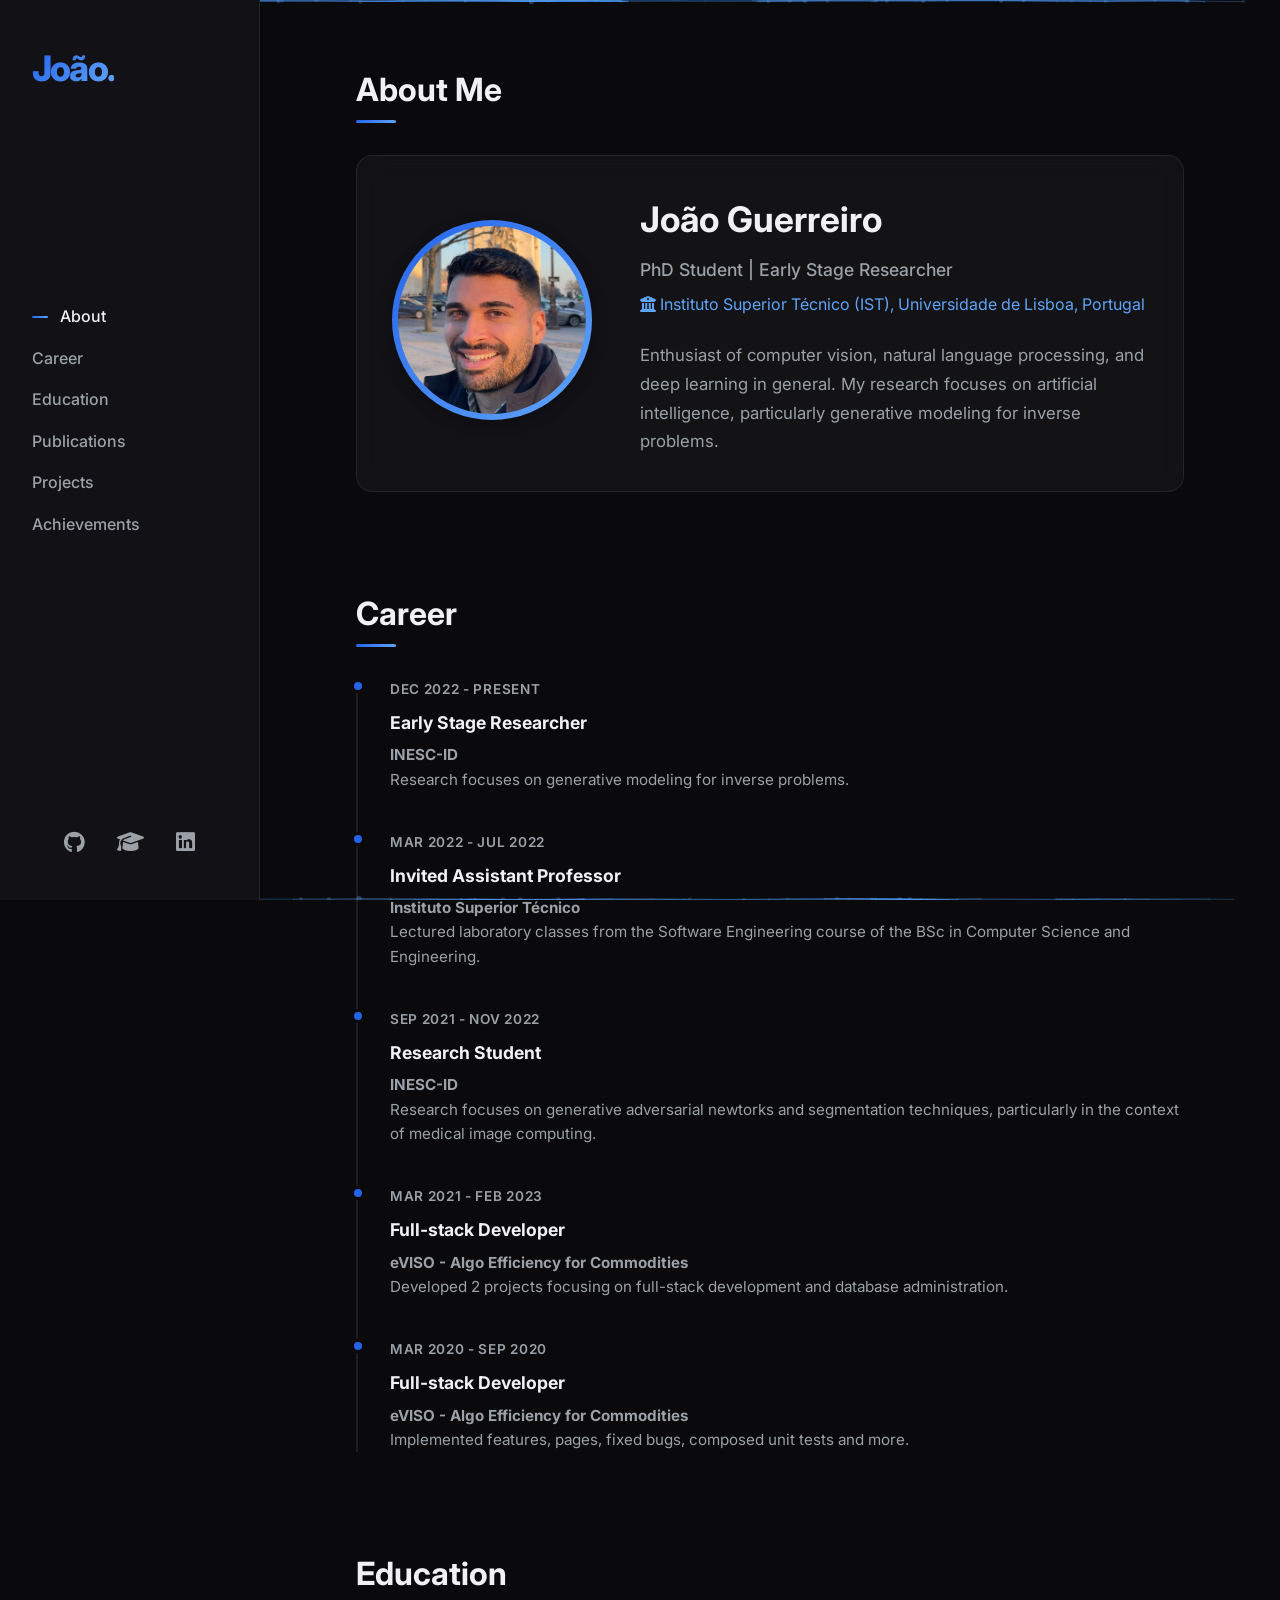
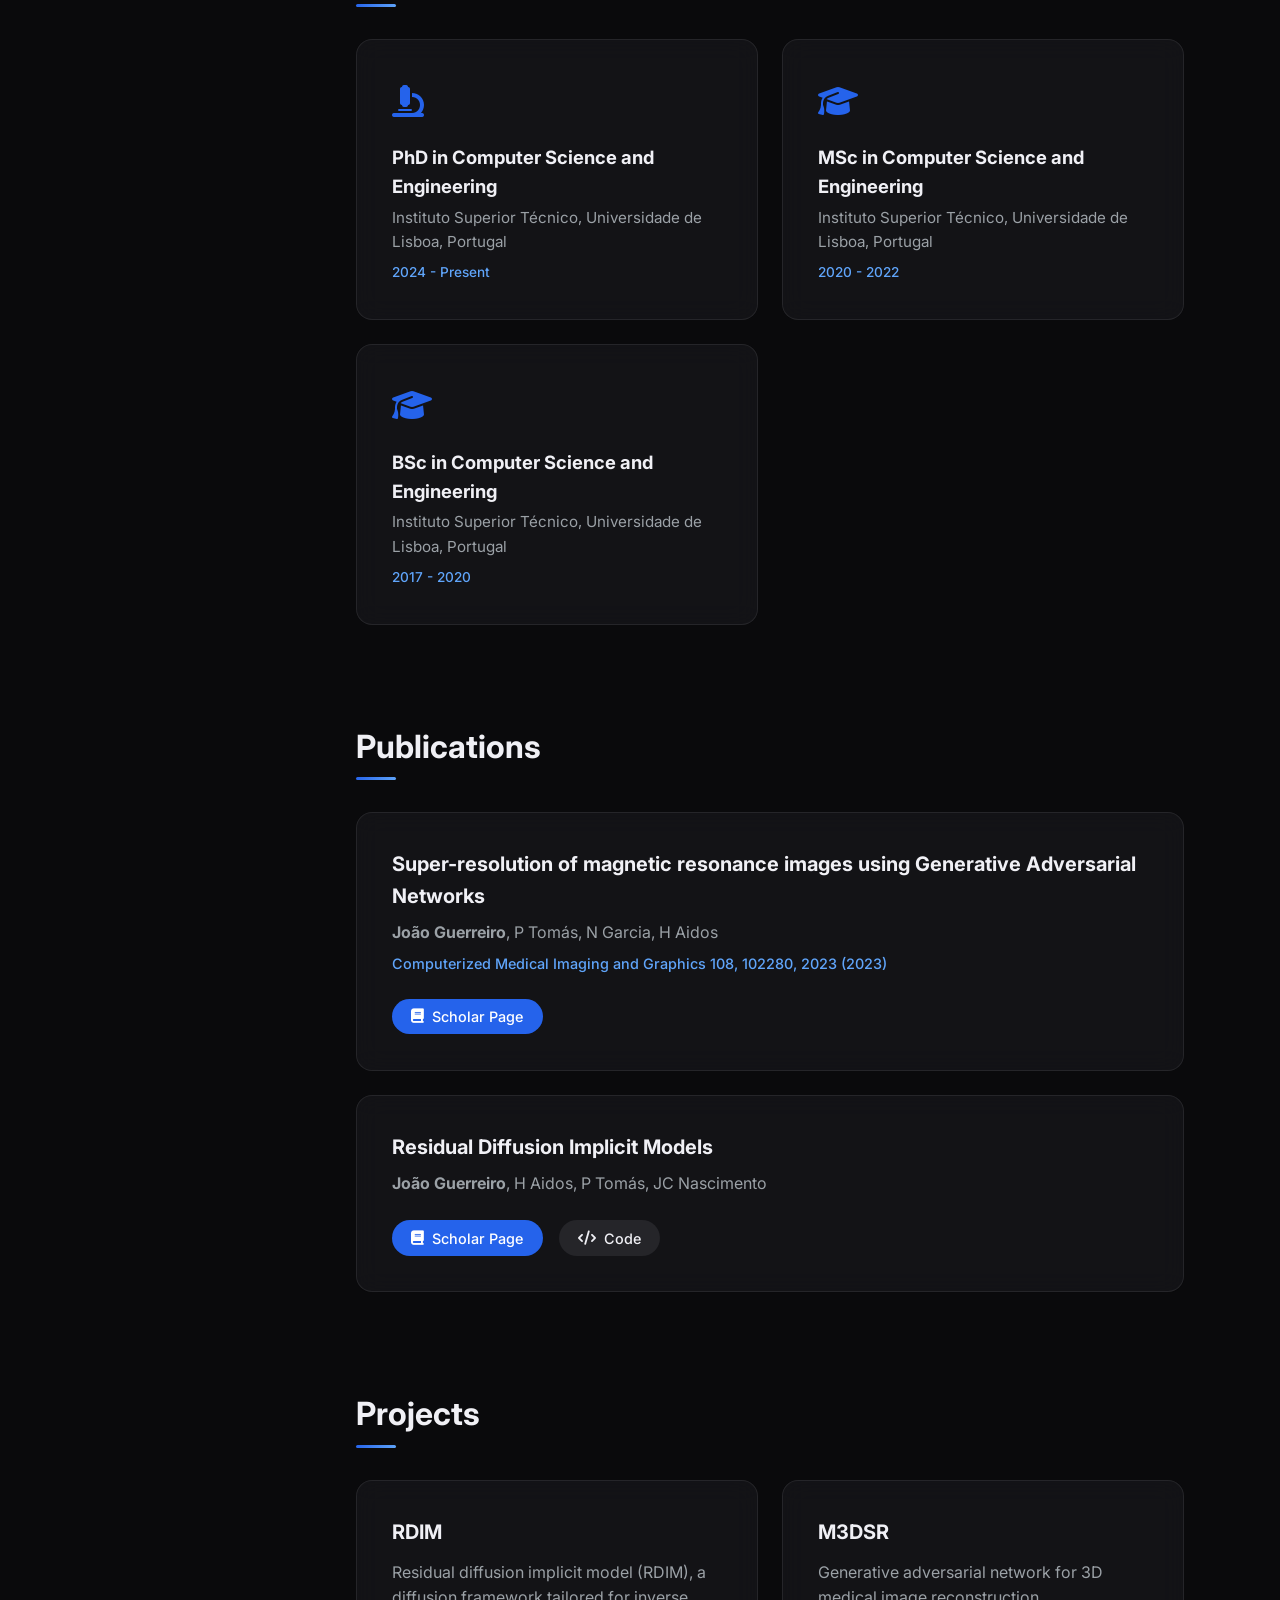
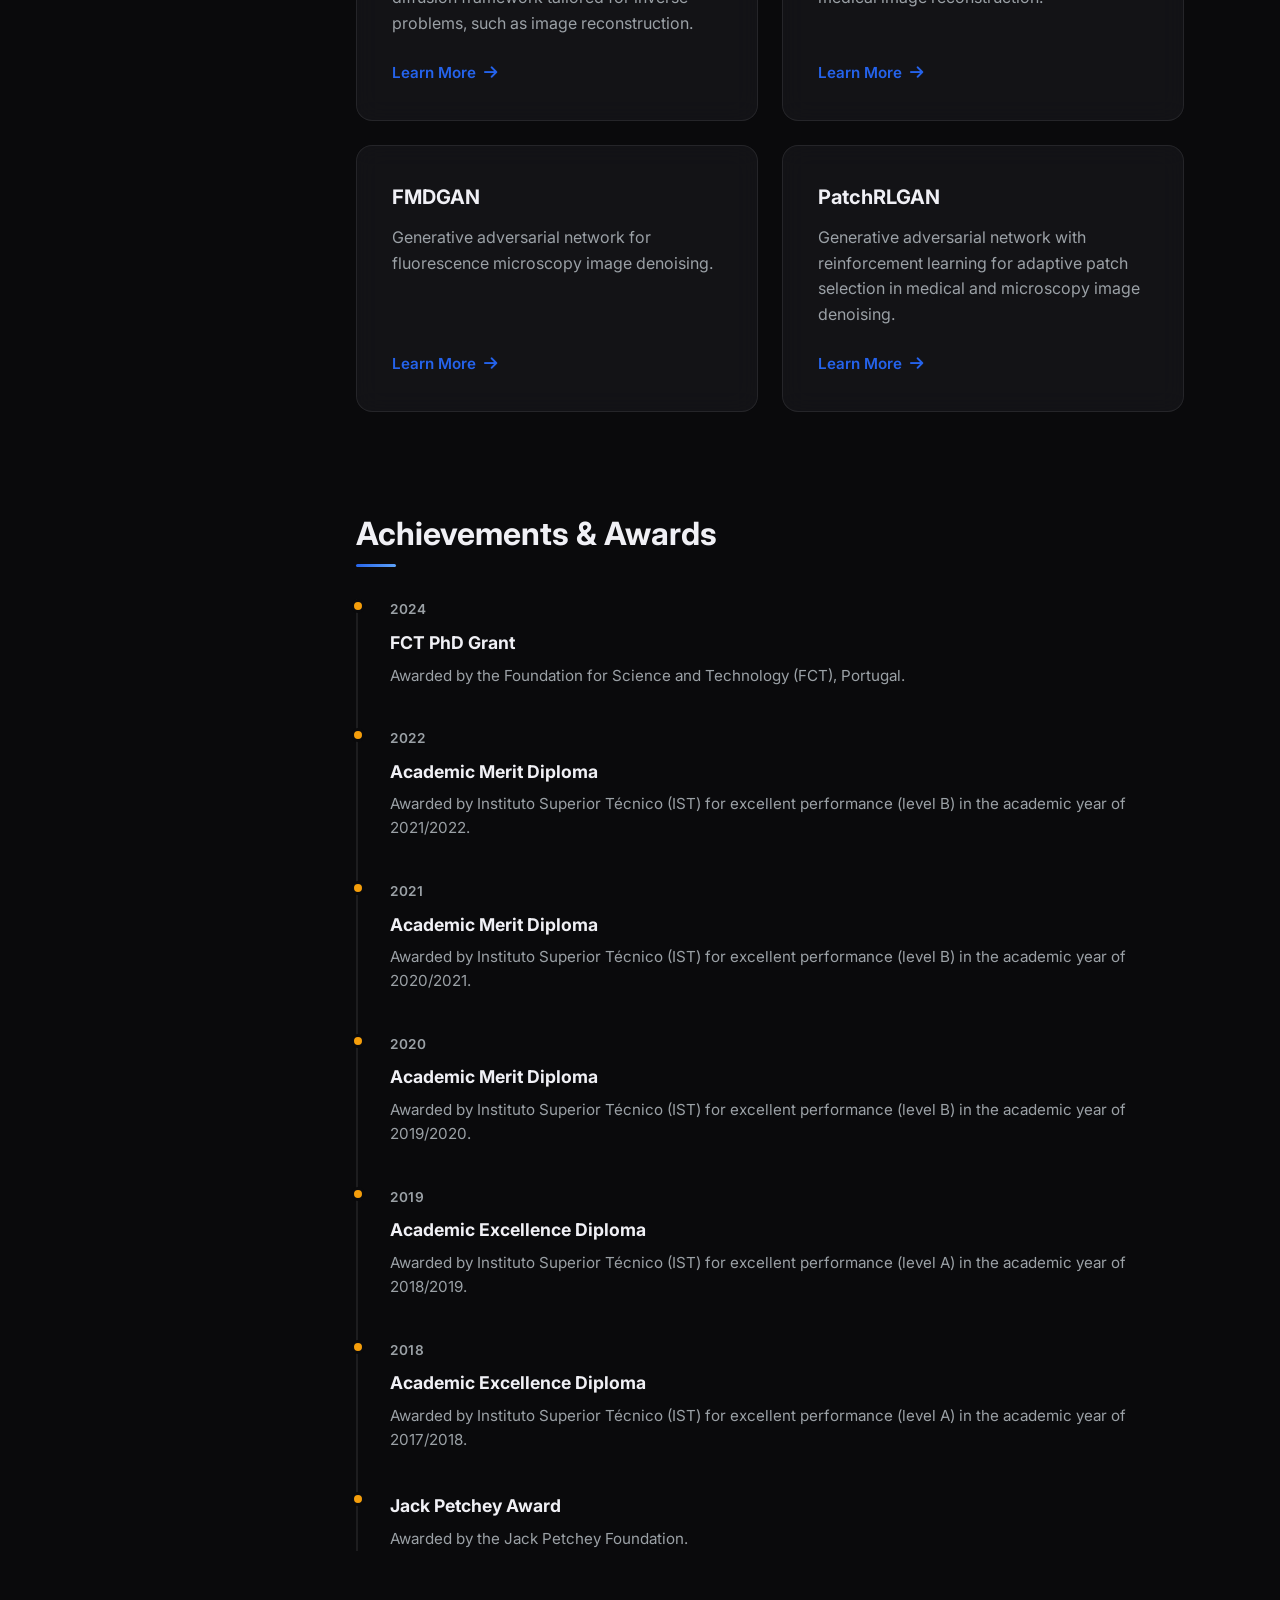
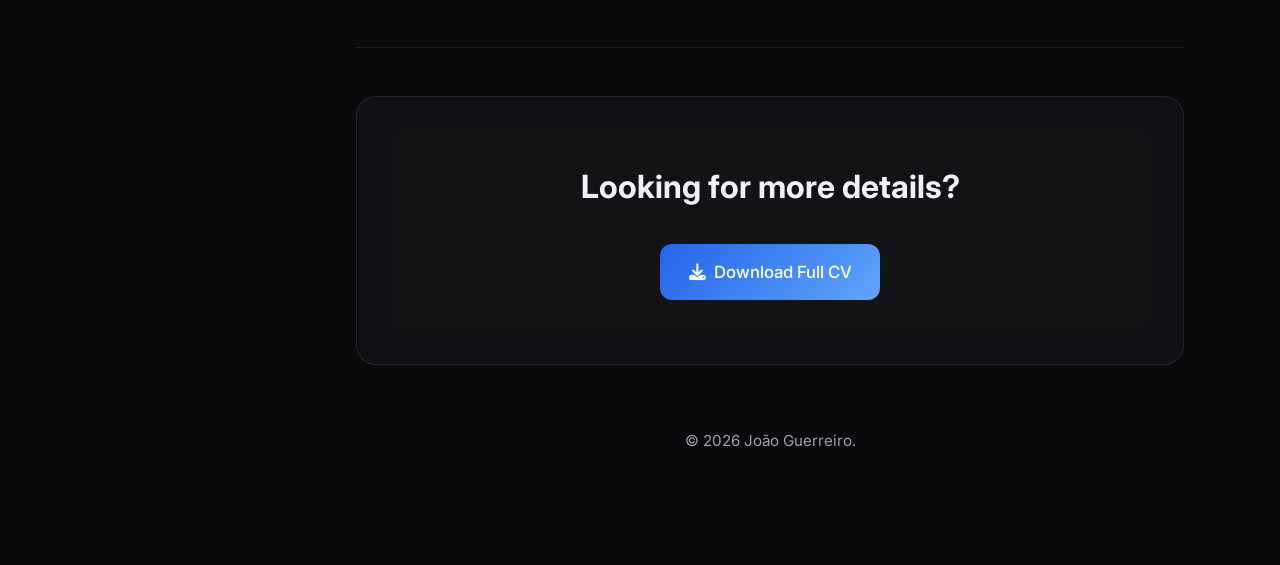
<file: index.html>
<!DOCTYPE html>
<html lang="en">

<head>
    <meta charset="UTF-8">
    <meta name="viewport" content="width=device-width, initial-scale=1.0">
    <title>João Guerreiro | PhD Researcher</title>
    <meta name="description"
        content="Academic portfolio of João Guerreiro, PhD Researcher in Computer Science and Engineering at IST ULisboa.">
    <link rel="stylesheet" href="styles.css">
    <!-- Google Fonts: Inter -->
    <link href="https://fonts.googleapis.com/css2?family=Inter:wght@300;400;500;600;700&display=swap" rel="stylesheet">
    <!-- Font Awesome for Icons -->
    <link rel="stylesheet" href="https://cdnjs.cloudflare.com/ajax/libs/font-awesome/6.4.0/css/all.min.css">
</head>

<body>
    <canvas id="bg-canvas"></canvas>
    <!-- Sidebar Navigation -->
    <nav class="sidebar">
        <div class="logo">
            <a href="#about" class="gradient-text">João.</a>
        </div>
        <ul class="nav-links">
            <li><a href="#about" class="active">About</a></li>
            <!--li><a href="#news">News</a></li-->
            <li><a href="#career">Career</a></li>
            <li><a href="#education">Education</a></li>
            <li><a href="#publications">Publications</a></li>
            <li><a href="#projects">Projects</a></li>
            <li><a href="#achievements">Achievements</a></li>
        </ul>
        <div class="social-icons">
            <a href="https://github.com/joaolcguerreiro" target="_blank" aria-label="GitHub"><i
                    class="fab fa-github"></i></a>
            <a href="https://scholar.google.com/citations?user=a89cK-wAAAAJ" target="_blank"
                aria-label="Google Scholar"><i class="fas fa-graduation-cap"></i></a>
            <a href="https://www.linkedin.com/in/jo%C3%A3o-guerreiro-5097aa1a2/" target="_blank"
                aria-label="LinkedIn"><i class="fab fa-linkedin"></i></a>
        </div>
    </nav>

    <!-- Main Content Area -->
    <main class="content">
        <!-- About Section -->
        <section id="about" class="section fade-in">
            <h1 class="section-title">About Me</h1>
            <div class="profile-card glossy-card">
                <div class="profile-layout">
                    <div class="profile-pic">
                        <img src="profile.jpg" alt="João Guerreiro"
                            onerror="this.src='https://scholar.googleusercontent.com/citations?view_op=view_photo&user=a89cK-wAAAAJ&citpid=1'">
                    </div>
                    <div class="profile-content">
                        <h2>João Guerreiro</h2>
                        <p class="role">PhD Student | Early Stage Researcher</p>
                        <p class="institution"><i class="fas fa-university"></i> Instituto Superior Técnico (IST),
                            Universidade de Lisboa, Portugal</p>
                        <div class="profile-bio">
                            <p>Enthusiast of computer vision, natural language processing, and deep learning in general.
                                My research focuses on artificial intelligence, particularly generative modeling for
                                inverse problems.</p>
                        </div>
                    </div>
                </div>
            </div>
        </section>

        <!-- News Section -->
        <!--section id="news" class="section fade-in">
            <h1 class="section-title">News</h1>
            <div class="timeline">
                <div class="timeline-item">
                    <div class="timeline-dot"></div>
                    <div class="timeline-date">April 2026</div>
                    <div class="timeline-content">
                        <h4>Launched Academic Portfolio</h4>
                        <p>Welcome to my newly designed personal webpage!</p>
                    </div>
                </div>
                <div class="timeline-item">
                    <div class="timeline-dot"></div>
                    <div class="timeline-date">Add Your Latest News Here</div>
                    <div class="timeline-content">
                        <h4>[News Title]</h4>
                        <p>[Short description of an accepted paper, a talk given, or a new role starting]</p>
                    </div>
                </div>
            </div>
        </section-->

        <!-- Career Section -->
        <section id="career" class="section fade-in">
            <h1 class="section-title">Career</h1>
            <div class="timeline">
                <div class="timeline-item">
                    <div class="timeline-dot"></div>
                    <div class="timeline-date">Dec 2022 - Present</div>
                    <div class="timeline-content">
                        <h4>Early Stage Researcher</h4>
                        <p><strong>INESC-ID</strong><br>
                            Research focuses on generative modeling for inverse problems.</p>
                    </div>
                </div>
                <div class="timeline-item">
                    <div class="timeline-dot"></div>
                    <div class="timeline-date">Mar 2022 - Jul 2022</div>
                    <div class="timeline-content">
                        <h4>Invited Assistant Professor</h4>
                        <p><strong>Instituto Superior Técnico</strong><br>
                            Lectured laboratory classes from the Software Engineering course of the BSc in
                            Computer Science and Engineering.</p>
                    </div>
                </div>
                <div class="timeline-item">
                    <div class="timeline-dot"></div>
                    <div class="timeline-date">Sep 2021 - Nov 2022</div>
                    <div class="timeline-content">
                        <h4>Research Student</h4>
                        <p><strong>INESC-ID</strong><br>
                            Research focuses on generative adversarial newtorks and segmentation techniques,
                            particularly in the context of
                            medical image computing.</p>
                    </div>
                </div>
                <div class="timeline-item">
                    <div class="timeline-dot"></div>
                    <div class="timeline-date">Mar 2021 - Feb 2023</div>
                    <div class="timeline-content">
                        <h4>Full-stack Developer</h4>
                        <p><strong>eVISO - Algo Efficiency for Commodities</strong><br>
                            Developed 2 projects focusing on full-stack development and database administration.</p>
                    </div>
                </div>
                <div class="timeline-item">
                    <div class="timeline-dot"></div>
                    <div class="timeline-date">Mar 2020 - Sep 2020</div>
                    <div class="timeline-content">
                        <h4>Full-stack Developer</h4>
                        <p><strong>eVISO - Algo Efficiency for Commodities</strong><br>
                            Implemented features, pages, fixed bugs, composed unit tests and more.</p>
                    </div>
                </div>

                <!-- EXAMPLE TEMPLATE FOR FUTURE ROLES -->
                <!--
                <div class="timeline-item">
                    <div class="timeline-dot"></div>
                    <div class="timeline-date">Month Year - Month Year</div>
                    <div class="timeline-content">
                        <h4>Your Role Title</h4>
                        <p><strong>Company / Institution</strong><br>
                        Description of your work, projects, and achievements.</p>
                    </div>
                </div>
                -->
            </div>
        </section>

        <!-- Education Section -->

        <section id="education" class="section fade-in">
            <h1 class="section-title">Education</h1>
            <div class="education-grid">
                <div class="edu-card glossy-card">
                    <div class="edu-icon"><i class="fas fa-microscope"></i></div>
                    <div class="edu-details">
                        <h3>PhD in Computer Science and Engineering</h3>
                        <p class="edu-school">Instituto Superior Técnico, Universidade de Lisboa, Portugal</p>
                        <p class="edu-date">2024 - Present</p>
                    </div>
                </div>
                <div class="edu-card glossy-card">
                    <div class="edu-icon"><i class="fas fa-graduation-cap"></i></div>
                    <div class="edu-details">
                        <h3>MSc in Computer Science and Engineering</h3>
                        <p class="edu-school">Instituto Superior Técnico, Universidade de Lisboa, Portugal</p>
                        <p class="edu-date">2020 - 2022</p>
                    </div>
                </div>
                <div class="edu-card glossy-card">
                    <div class="edu-icon"><i class="fas fa-graduation-cap"></i></div>
                    <div class="edu-details">
                        <h3>BSc in Computer Science and Engineering</h3>
                        <p class="edu-school">Instituto Superior Técnico, Universidade de Lisboa, Portugal</p>
                        <p class="edu-date">2017 - 2020</p>
                    </div>
                </div>
            </div>
        </section>

        <!-- Publications Section -->
        <section id="publications" class="section fade-in">
            <h1 class="section-title">Publications</h1>
            <div class="papers-list" id="publications-container">
                <p>Loading publications from Google Scholar...</p>
                <!-- JS will populate these -->
            </div>
        </section>

        <!-- Projects Section -->
        <section id="projects" class="section fade-in">
            <h1 class="section-title">Projects</h1>
            <div class="projects-grid">
                <div class="project-card glossy-card">
                    <h3>RDIM</h3>
                    <p>Residual diffusion implicit model (RDIM), a diffusion framework tailored for inverse problems,
                        such as image reconstruction.</p>
                    <a href="https://github.com/joaolcguerreiro/RDIM" class="project-link">Learn More <i
                            class="fas fa-arrow-right"></i></a>
                </div>
                <div class="project-card glossy-card">
                    <h3>M3DSR</h3>
                    <p>Generative adversarial network for 3D medical image reconstruction.</p>
                    <a href="https://github.com/joaolcguerreiro/M3DSR" class="project-link">Learn More <i
                            class="fas fa-arrow-right"></i></a>
                </div>
                <div class="project-card glossy-card">
                    <h3>FMDGAN</h3>
                    <p>Generative adversarial network for fluorescence microscopy image denoising.</p>
                    <a href="https://github.com/joaolcguerreiro/FMDGAN" class="project-link">Learn More <i
                            class="fas fa-arrow-right"></i></a>
                </div>
                <div class="project-card glossy-card">
                    <h3>PatchRLGAN</h3>
                    <p>Generative adversarial network with reinforcement learning for adaptive patch selection in
                        medical and microscopy image denoising.</p>
                    <a href="https://github.com/joaolcguerreiro/PatchRLGAN" class="project-link">Learn More <i
                            class="fas fa-arrow-right"></i></a>
                </div>
                <!--div class="project-card glossy-card">
                    <h3>Project Alpha</h3>
                    <p>An open-source library for xyz implementations. Used by researchers to optimize training.</p>
                    <a href="#" class="project-link">Learn More <i class="fas fa-arrow-right"></i></a>
                </div-->
            </div>
        </section>

        <!-- Achievements Section -->
        <section id="achievements" class="section fade-in">
            <h1 class="section-title">Achievements & Awards</h1>
            <div class="timeline">
                <div class="timeline-item">
                    <div class="timeline-dot achieve-dot"></div>
                    <div class="timeline-date">2024</div>
                    <div class="timeline-content">
                        <h4>FCT PhD Grant</h4>
                        <p>Awarded by the Foundation for Science and Technology (FCT), Portugal.</p>
                    </div>
                </div>
                <div class="timeline-item">
                    <div class="timeline-dot achieve-dot"></div>
                    <div class="timeline-date">2022</div>
                    <div class="timeline-content">
                        <h4>Academic Merit Diploma</h4>
                        <p>Awarded by Instituto Superior Técnico (IST) for excellent performance (level B) in the
                            academic year of 2021/2022.</p>
                    </div>
                </div>
                <div class="timeline-item">
                    <div class="timeline-dot achieve-dot"></div>
                    <div class="timeline-date">2021</div>
                    <div class="timeline-content">
                        <h4>Academic Merit Diploma</h4>
                        <p>Awarded by Instituto Superior Técnico (IST) for excellent performance (level B) in the
                            academic year of 2020/2021.</p>
                    </div>
                </div>
                <div class="timeline-item">
                    <div class="timeline-dot achieve-dot"></div>
                    <div class="timeline-date">2020</div>
                    <div class="timeline-content">
                        <h4>Academic Merit Diploma</h4>
                        <p>Awarded by Instituto Superior Técnico (IST) for excellent performance (level B) in the
                            academic year of 2019/2020.</p>
                    </div>
                </div>
                <div class="timeline-item">
                    <div class="timeline-dot achieve-dot"></div>
                    <div class="timeline-date">2019</div>
                    <div class="timeline-content">
                        <h4>Academic Excellence Diploma</h4>
                        <p>Awarded by Instituto Superior Técnico (IST) for excellent performance (level A) in the
                            academic year of 2018/2019.</p>
                    </div>
                </div>
                <div class="timeline-item">
                    <div class="timeline-dot achieve-dot"></div>
                    <div class="timeline-date">2018</div>
                    <div class="timeline-content">
                        <h4>Academic Excellence Diploma</h4>
                        <p>Awarded by Instituto Superior Técnico (IST) for excellent performance (level A) in the
                            academic year of 2017/2018.</p>
                    </div>
                </div>
                <div class="timeline-item">
                    <div class="timeline-dot achieve-dot"></div>
                    <div class="timeline-content">
                        <h4>Jack Petchey Award</h4>
                        <p>Awarded by the Jack Petchey Foundation.</p>
                    </div>
                </div>
                <!--div class="timeline-item">
                    <div class="timeline-dot achieve-dot"></div>
                    <div class="timeline-date">Year</div>
                    <div class="timeline-content">
                        <h4>Best Paper Award / Honorable Mention</h4>
                        <p>At International Conference on XYZ.</p>
                    </div>
                </div>-->
            </div>
        </section>

        <!-- CV Download / Footer -->
        <footer class="footer fade-in">
            <div class="cv-cta">
                <h2>Looking for more details?</h2>
                <a href="#" class="btn-pill btn-cv"><i class="fas fa-download"></i> Download Full CV</a>
            </div>
            <p>&copy; 2026 João Guerreiro.</p>
        </footer>

    </main>
    <script src="script.js"></script>
    <script src="graph.js"></script>
</body>

</html>
</file>
<file: styles.css>
/* Core Design System & Variables */
:root {
    --bg-main: #0a0a0c;
    --bg-sidebar: #121216;
    --bg-card: rgba(25, 25, 30, 0.6);
    --border-color: rgba(255, 255, 255, 0.08);

    --text-primary: #f0f0f5;
    --text-secondary: #9ba1a6;

    --accent-primary: #2563eb;
    /* Classic Royal Blue */
    --accent-secondary: #60a5fa;
    /* Light Professional Blue */
    --accent-gradient: linear-gradient(135deg, var(--accent-primary), var(--accent-secondary));

    --font-main: 'Inter', -apple-system, BlinkMacSystemFont, "Segoe UI", Roboto, sans-serif;

    --transition-smooth: all 0.3s cubic-bezier(0.4, 0, 0.2, 1);
}

* {
    margin: 0;
    padding: 0;
    box-sizing: border-box;
}

html {
    scroll-behavior: smooth;
}

body {
    font-family: var(--font-main);
    background-color: var(--bg-main);
    color: var(--text-primary);
    display: flex;
    min-height: 100vh;
    line-height: 1.6;
}

#bg-canvas {
    position: fixed;
    top: 0;
    left: 0;
    width: 100vw;
    height: 100%;
    z-index: -1;
    pointer-events: none; /* allows clicking through it */
}

/* Layout */
.sidebar {
    width: 260px;
    background-color: var(--bg-sidebar);
    border-right: 1px solid var(--border-color);
    padding: 2.5rem 2rem;
    position: fixed;
    height: 100vh;
    display: flex;
    flex-direction: column;
    justify-content: space-between;
    z-index: 100;
}

.content {
    margin-left: 260px;
    padding: 4rem 6rem;
    max-width: 1200px;
    width: 100%;
}

/* Sidebar Styling */
.logo a {
    font-size: 2.2rem;
    font-weight: 800;
    text-decoration: none;
    letter-spacing: -0.05em;
}

.gradient-text {
    background: var(--accent-gradient);
    -webkit-background-clip: text;
    -webkit-text-fill-color: transparent;
    background-clip: text;
}

.nav-links {
    list-style: none;
    margin-top: -4rem;
}

.nav-links li {
    margin-bottom: 1rem;
}

.nav-links a {
    color: var(--text-secondary);
    text-decoration: none;
    font-size: 1rem;
    font-weight: 500;
    transition: var(--transition-smooth);
    display: flex;
    align-items: center;
}

.nav-links a::before {
    content: '';
    display: inline-block;
    width: 0;
    height: 2px;
    background: var(--accent-gradient);
    margin-right: 0px;
    transition: var(--transition-smooth);
    border-radius: 2px;
}

.nav-links a:hover,
.nav-links a.active {
    color: var(--text-primary);
}

.nav-links a:hover::before,
.nav-links a.active::before {
    width: 16px;
    margin-right: 12px;
}

.social-icons {
    display: flex;
    justify-content: center;
    gap: 2rem;
}

.social-icons a {
    color: var(--text-secondary);
    font-size: 1.35rem;
    transition: var(--transition-smooth);
}

.social-icons a:hover {
    color: var(--accent-secondary);
    transform: translateY(-2px) scale(1.1);
}

/* Common Section Styles */
.section {
    margin-bottom: 6rem;
    scroll-margin-top: 4rem;
    /* For smooth scrolling offset */
}

.section-title {
    font-size: 2rem;
    font-weight: 700;
    margin-bottom: 2.5rem;
    position: relative;
    display: inline-block;
}

.section-title::after {
    content: '';
    position: absolute;
    bottom: -8px;
    left: 0;
    width: 40px;
    height: 3px;
    background: var(--accent-gradient);
    border-radius: 2px;
}

/* Glossy Cards */
.glossy-card {
    background: var(--bg-card);
    backdrop-filter: blur(12px);
    border: 1px solid var(--border-color);
    border-radius: 16px;
    padding: 2.2rem;
    transition: var(--transition-smooth);
}

.glossy-card:hover {
    transform: translateY(-4px);
    border-color: rgba(255, 255, 255, 0.15);
    box-shadow: 0 10px 30px -10px rgba(0, 0, 0, 0.5);
}

/* Profile Section */
.profile-card {
    display: flex;
}

.profile-layout {
    display: flex;
    flex-direction: row;
    gap: 3rem;
    align-items: center;
}

.profile-pic img {
    width: 200px;
    height: 200px;
    border-radius: 50%;
    object-fit: cover;
    padding: 6px;
    background: var(--accent-gradient);
    box-shadow: 0 4px 15px rgba(0, 0, 0, 0.3);
}

.profile-content {
    display: flex;
    flex-direction: column;
    gap: 0.5rem;
}

.profile-content h2 {
    font-size: 2.2rem;
    margin-bottom: 0px;
}

.profile-content .role {
    color: var(--text-secondary);
    font-weight: 500;
    font-size: 1.1rem;
}

.profile-content .institution {
    color: var(--accent-secondary);
    font-size: 1rem;
    margin-bottom: 1rem;
}

.profile-bio p {
    font-size: 1.05rem;
    line-height: 1.7;
    color: var(--text-secondary);
}

/* Timeline (News & Achievements) */
.timeline {
    border-left: 2px solid var(--border-color);
    padding-left: 2rem;
    display: flex;
    flex-direction: column;
    gap: 2.5rem;
}

.timeline-item {
    position: relative;
}

.timeline-dot {
    position: absolute;
    left: -2rem;
    transform: translateX(-50%);
    width: 14px;
    height: 14px;
    border-radius: 50%;
    background-color: var(--accent-primary);
    border: 3px solid var(--bg-main);
}

.achieve-dot {
    background-color: #f59e0b;
    /* Amber for achievements */
}

.timeline-date {
    font-size: 0.85rem;
    color: var(--text-secondary);
    margin-bottom: 0.5rem;
    font-weight: 600;
    text-transform: uppercase;
    letter-spacing: 0.05em;
}

.timeline-content h4 {
    margin-bottom: 0.4rem;
    color: #f0f0f5;
    font-size: 1.1rem;
}

.timeline-content p {
    color: var(--text-secondary);
    font-size: 0.95rem;
}

/* Education Grid */
.education-grid,
.projects-grid {
    display: grid;
    grid-template-columns: repeat(auto-fill, minmax(300px, 1fr));
    gap: 1.5rem;
}

.edu-card {
    display: flex;
    flex-direction: column;
    gap: 1rem;
}

.edu-icon {
    font-size: 2rem;
    color: var(--accent-primary);
}

.edu-details h3 {
    font-size: 1.15rem;
    margin-bottom: 0.25rem;
}

.edu-school {
    color: var(--text-secondary);
    font-size: 0.95rem;
}

.edu-date {
    font-size: 0.85rem;
    color: var(--accent-secondary);
    margin-top: 0.5rem;
    font-weight: 500;
}

/* Publications */
.papers-list {
    display: flex;
    flex-direction: column;
    gap: 1.5rem;
}

.paper-title {
    font-size: 1.25rem;
    margin-bottom: 0.5rem;
}

.paper-authors {
    color: var(--text-secondary);
    font-size: 1rem;
    margin-bottom: 0.35rem;
}

.paper-venue {
    color: var(--accent-secondary);
    font-size: 0.9rem;
    font-weight: 500;
    margin-bottom: 1.5rem;
}

.paper-links {
    display: flex;
    gap: 1rem;
    flex-wrap: wrap;
}

/* Buttons */
.btn-pill {
    padding: 0.4rem 1.2rem;
    border-radius: 999px;
    font-size: 0.9rem;
    font-weight: 500;
    text-decoration: none;
    transition: var(--transition-smooth);
    display: flex;
    align-items: center;
    gap: 0.5rem;
}

.btn-primary {
    background: var(--accent-primary);
    color: white;
}

.btn-primary:hover {
    background: var(--accent-secondary);
    transform: translateY(-2px);
    box-shadow: 0 4px 15px rgba(99, 102, 241, 0.4);
}

.btn-secondary {
    background: rgba(255, 255, 255, 0.08);
    color: var(--text-primary);
}

.btn-secondary:hover {
    background: rgba(255, 255, 255, 0.15);
    transform: translateY(-2px);
}

.btn-cv {
    background: var(--accent-gradient);
    color: white;
    padding: 0.9rem 1.8rem;
    font-size: 1.05rem;
    display: inline-flex;
    margin-top: 1rem;
    border-radius: 12px;
}

.btn-cv:hover {
    box-shadow: 0 8px 25px rgba(139, 92, 246, 0.5);
    transform: translateY(-4px);
}

/* Projects */
.project-card {
    display: flex;
    flex-direction: column;
}

.project-card h3 {
    margin-bottom: 0.75rem;
    font-size: 1.25rem;
}

.project-card p {
    color: var(--text-secondary);
    font-size: 1rem;
    margin-bottom: 1.5rem;
    flex-grow: 1;
}

.project-link {
    color: var(--accent-primary);
    text-decoration: none;
    font-weight: 600;
    font-size: 0.95rem;
    display: inline-flex;
    align-items: center;
    gap: 0.5rem;
    transition: var(--transition-smooth);
}

.project-link:hover {
    gap: 0.8rem;
    color: var(--accent-secondary);
}

/* Footer / CV CTA */
.footer {
    text-align: center;
    padding-top: 3rem;
    padding-bottom: 3rem;
    border-top: 1px solid var(--border-color);
}

.cv-cta {
    margin-bottom: 4rem;
    padding: 4rem 2rem;
    background: var(--bg-card);
    backdrop-filter: blur(12px);
    border-radius: 20px;
    border: 1px solid var(--border-color);
    box-shadow: inset 0 0 40px rgba(0, 0, 0, 0.2);
}

.cv-cta h2 {
    font-size: 2rem;
    margin-bottom: 1rem;
}

.footer p {
    color: var(--text-secondary);
    font-size: 0.95rem;
}

/* Animations */
.fade-in {
    opacity: 0;
    transform: translateY(25px);
    transition: opacity 0.8s ease-out, transform 0.8s ease-out;
}

.fade-in.visible {
    opacity: 1;
    transform: translateY(0);
}

/* Responsive */
@media (max-width: 1024px) {
    .content {
        padding: 3rem 4rem;
        max-width: 100%;
    }
}

@media (max-width: 900px) {
    body {
        flex-direction: column;
    }

    .sidebar {
        width: 100%;
        height: auto;
        position: relative;
        padding: 1.5rem 2rem;
        flex-direction: row;
        align-items: center;
        border-right: none;
        border-bottom: 1px solid var(--border-color);
        z-index: 100;
        backdrop-filter: blur(10px);
        background-color: rgba(18, 18, 22, 0.9);
    }

    .logo a {
        font-size: 1.8rem;
    }

    .nav-links {
        display: none;
        /* Hide on mobile by default */
    }

    .social-icons {
        margin-top: 0;
    }

    .content {
        margin-left: 0;
        padding: 2rem 1.5rem;
    }

    .section-title {
        font-size: 1.8rem;
    }

    .profile-layout {
        flex-direction: column;
        text-align: center;
        gap: 1.5rem;
    }
}
</file>
